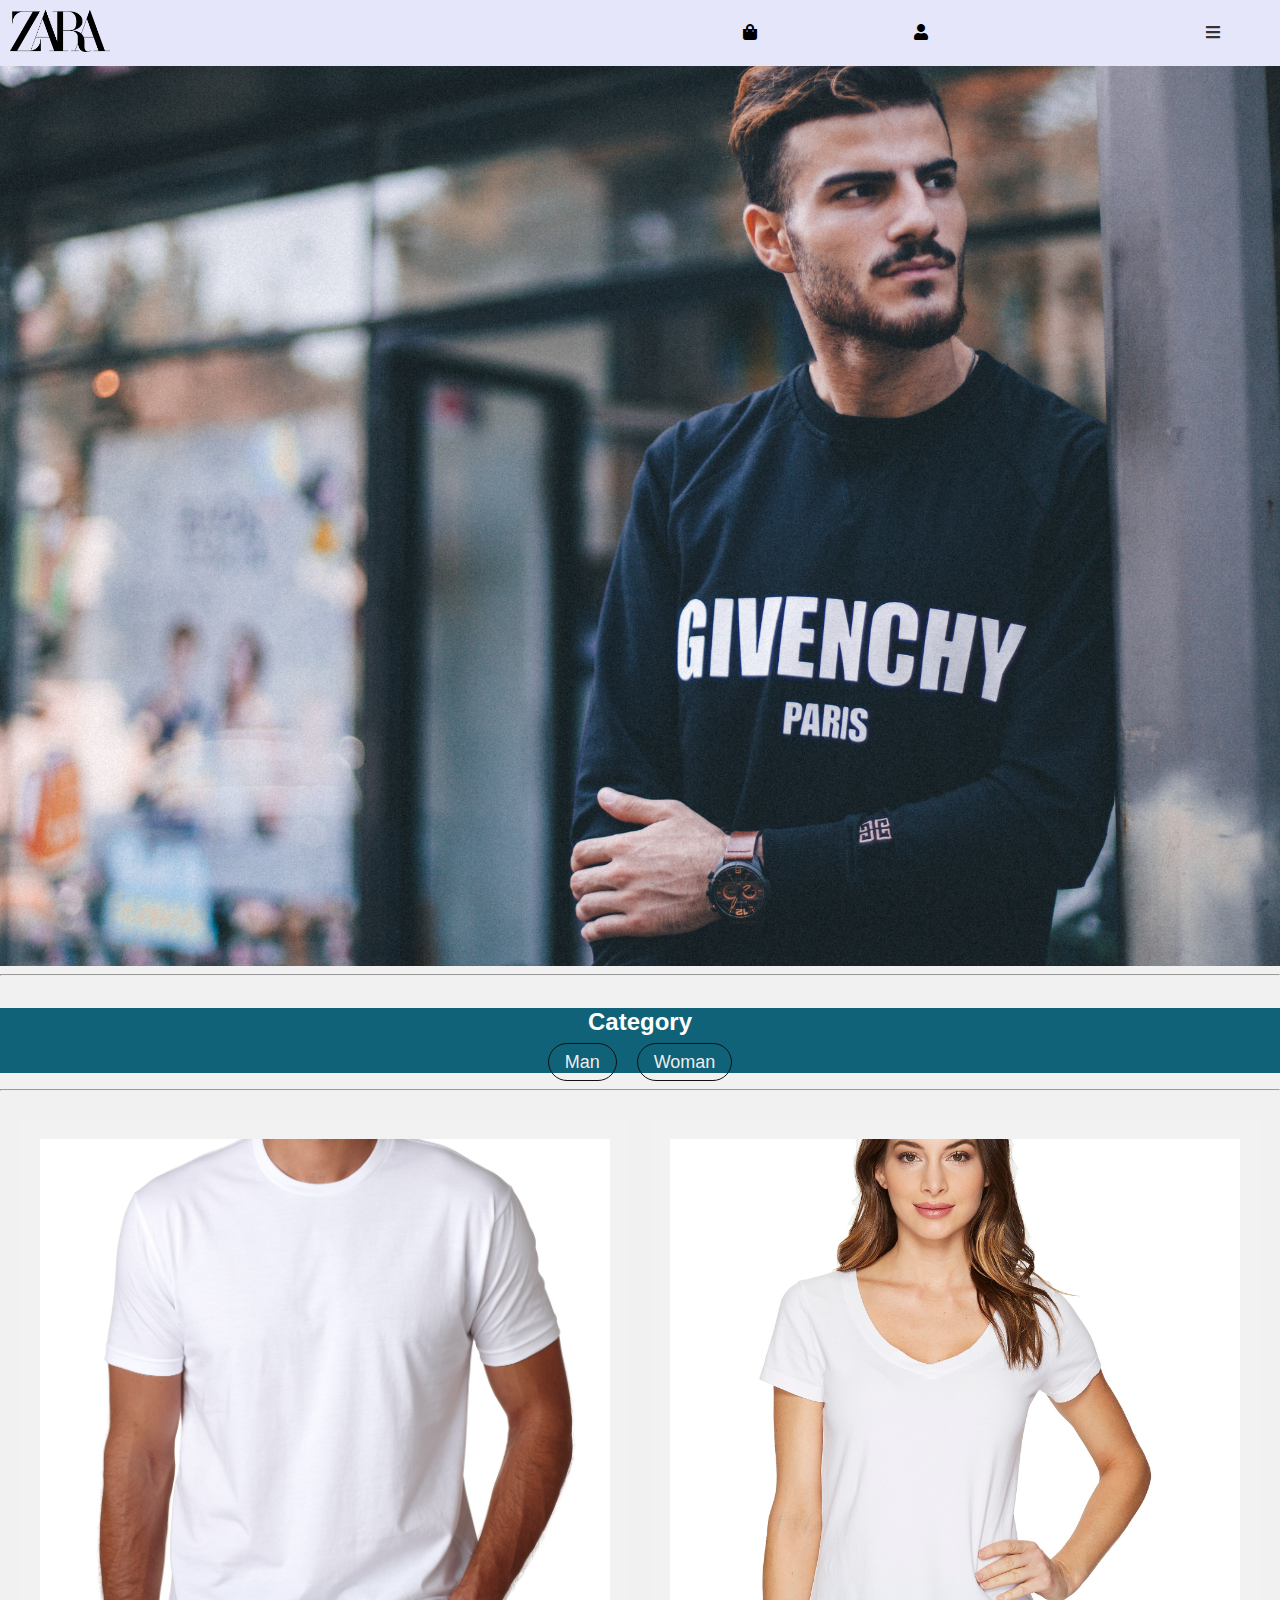
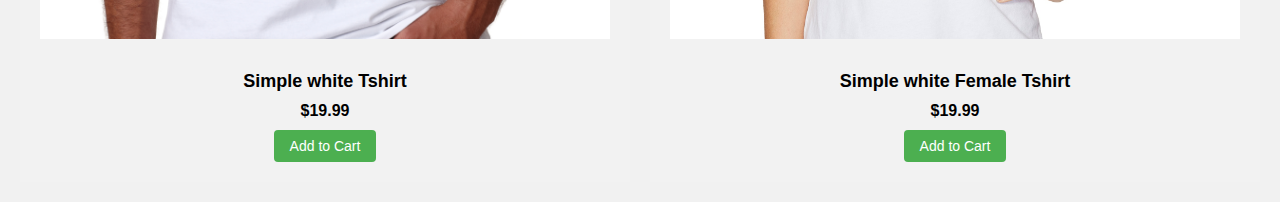
<file: Myne/index.html>
<!DOCTYPE html>
<html>
<head>
 
  
   
  <title>Mynecloths</title>
  <link rel="stylesheet" type="text/css" href="styles.css">
  <link rel="stylesheet" href="https://cdnjs.cloudflare.com/ajax/libs/font-awesome/5.15.3/css/all.min.css">
  <link rel="stylesheet" href="https://cdnjs.cloudflare.com/ajax/libs/font-awesome/5.15.3/css/all.min.css">
  <script src="https://code.jquery.com/jquery-3.6.0.min.js"></script>
 

</head>
<body>
  <header>
    <nav>
        <div class="navbar">
          <div class="logo">
            <img src="images/zaralogo.png" alt="Zara Logo">
          </div>
        

          <div class="cart-icon">
           <a href="#" class="bag"> <i class="fas fa-shopping-bag"></i></a>
          </div>
          
          <div class="icon-button" id="login-button">
            <i class="fas fa-user"></i>
          </div>
          
          <div class="popup" id="login-popup">
            <div class="popup-content">
              <h6>Unleash your fashion potential</h6>
              <div class="login-container">
                <h2>Login</h2>
                <form>
                  <input type="text" placeholder="Username" required>
                  <input type="password" placeholder="Password" required>
                  <button type="submit">Login</button>
                </form>
                <p>Don't have an account? <a href="signup.html">Sign up</a></p>
              </div>

              <button class="close-button" id="close-login-popup">
                <i class="fas fa-times"></i>
              </button>
            </div>
          </div>
            
          <div class="menu-container">
           <button="#" class="menu-button"> <i class="fas fa-bars"></i></button>
            <div class="menu-popup">
           <ul>
            <li><a href="#">Home</a></li>
            <li><a href="#">About</a></li>
            <li><a href="#">Products</a></li>
            <li><a href="#">Contact</a></li>
           </ul>
            </div>
        
          </div>
        </div>
      </nav>
    </header>


    <section class="slideshow">
      <div class="slideshow-container">
        <div class="slide">
          <img src="images/Product1.jpg" alt="Fashion Image">
        </div>
        <div class="slide">
          <img src="images/Product2.jpg" alt="Fashion Image">
        </div>
        <div class="slide">
          <img src="images/Product3.jpg" alt="Fashion Image">
        </div>
      </div>
    </section>
<hr>
<div class="category">
  <h4>Category</h4>
  <ul class="genderwise">
    <li><a href="#">Man</a></li>
    <li><a href="#">Woman</a></li>
 </ul>
</div>
<hr>
    <div class="product-section">
      <div class="product-grid">
        <div class="product-card">
          <img src="images/simple white tshirt.jpg" alt="Product 1">
          <h3 class="product-name">Simple white Tshirt</h3>
          <p class="product-price">$19.99</p>
          <div class="product-rating">
            <span class="star"></span>
            <span class="star"></span>
            <span class="star"></span>
            <span class="star"></span>
            <span class="star"></span>
          </div>
          <button class="add-to-cart">Add to Cart</button>
        </div>
        
        <div class="product-card">
          <img src="images/simple mom tshirt.jpg" alt="Product 2">
          <h3 class="product-name">Simple white Female Tshirt</h3>
          <p class="product-price">$19.99</p>
          <div class="product-rating">
            <span class="star"></span>
            <span class="star"></span>
            <span class="star"></span>
            <span class="star"></span>
            <span class="star"></span>
          </div>
          <button class="add-to-cart">Add to Cart</button>
        </div>
        
        <!-- Add more product cards as needed -->
      </div>
    </div>
    

    
    
    <script src="script.js"></script>  
</body>
</html>
</file>
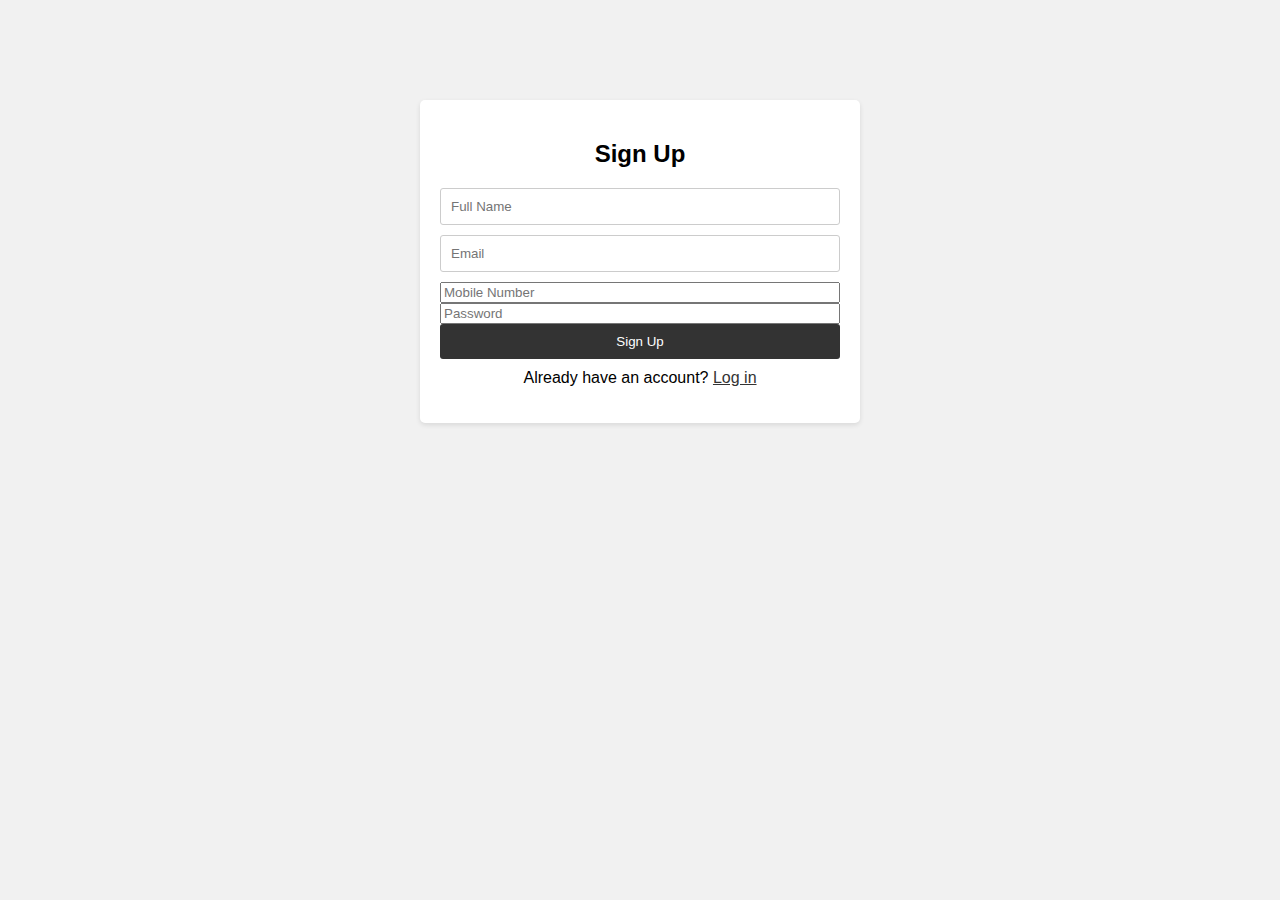
<file: Myne/signup.html>
<!DOCTYPE html>
<html>
<head>
  <title>Sign Up</title>
 
</head>
<style>
    body {
  background-color: #f1f1f1;
  font-family: Arial, sans-serif;
  margin: 0;
  padding: 0;
}

.signup-container {
  max-width: 400px;
  margin: 100px auto;
  background-color: #fff;
  padding: 20px;
  border-radius: 5px;
  box-shadow: 0 2px 5px rgba(0, 0, 0, 0.1);
}

h2 {
  text-align: center;
  margin-bottom: 20px;
}

form {
  display: flex;
  flex-direction: column;
}

input[type="text"],
input[type="email"]

 {
  padding: 10px;
  margin-bottom: 10px;
  border: 1px solid #ccc;
  border-radius: 3px;
  
}
input[type="password"]
input[type="tel"]{
  border: 1px solid rgb(107, 57, 57);
  border-radius: 15px;}
  

button {
  padding: 10px;
  background-color: #333;
  color: #fff;
  border: none;
  cursor: pointer;
  border-radius: 3px;
}

p {
  text-align: center;
  margin-top: 10px;
}

a {
  color: #333;
  text-decoration: underline;
}

</style>
<body>
  <div class="signup-container">
    <h2>Sign Up</h2>
    <form>
      <input type="text" placeholder="Full Name" required>
      <input type="email" placeholder="Email" required>
      <input type="tel" placeholder="Mobile Number" required>
      <input type="password" placeholder="Password" required>
      <button type="submit">Sign Up</button>
    </form>
    <p>Already have an account? <a href="index.html">Log in</a></p>
  </div>
</body>
</html>
</file>
<file: Myne/styles.css>
body {
  margin: 0;
  padding: 0;
}
.navbar {
    display: flex;
    justify-content: space-between;
    align-items: center;
    background-color: #e6e6fa;
   
    padding: 10px;
    display: flex;
    margin-top: 0;
    
   
  }
  .header{
    padding: 0px;
  }
  .logo img {
    width: 100px;
  }
  
  .nav-links li {
    display: inline-block;
    margin-right: 35px;
  }
  
  .nav-links li a {
    color: rgb(0, 0, 0);
    text-decoration: none;
    margin: 40px;
    
    
  }
  

  
  .bag {
    display: inline-block;
    margin-left: 15px;
    color: rgb(0, 0, 0);
    text-decoration: none;
    position: relative;
    left: 250px;}

    .menu-container {
      position: relative;
    }
    
    .menu-button {
      background: none;
      border: none;
      cursor: pointer;
      font-size: 16px;
      color: #333;
      position: relative;
      right: 50px;
    }
    
    .menu-popup {
      position: absolute;
      top: 100%;
      right: 0;
      background-color: #c9c9c9;
      border: 2px solid #ccc;
      padding: 20px;
      box-shadow: 0 2px 5px rgba(0, 0, 0, 0.1);
      transform: scaleY(0);
      transform-origin: top;
      transition: transform 0.3s ease-in-out;
      z-index: 999;
    }
    
    .menu-popup ul {
      list-style: none;
      margin: 0;
      padding: 0;
    }
    
    .menu-popup li {
      margin-bottom: 10px;
    }
    
    .menu-popup a {
      text-decoration: none;
      color: #333;
      position: relative;
      transition: transform 0.2s ease-in-out, color 0.2s ease-in-out;
    }
    
    .menu-popup.open {
      transform: scaleY(1);
    }
    
    .menu-container:hover .menu-popup {
      transform: scaleY(1);
    }
       
    
    a:hover {
      color: #ff0000; /* Update with your desired hover color */
      transform: scale(1.1);
    }
    
    
  
    
 

body, html {
  margin: 0;
  padding: 0;
  height: 100%;
}

.slideshow {
  position: relative;
  height: 100vh;
  overflow: hidden;
}

.slideshow-container {
  position: relative;
  height: 100%;
  display: flex;
  transition: transform 1s ease-in-out;
}

.slide {
  flex: 0 0 100%;
  height: 100%;
}

.slide img {
  width: 100%;
  height: 100%;
  object-fit: cover;
}

/* Optional: Add beautiful transition effects */
.slide {
  animation: fade 5s infinite;
}

@keyframes fade {
  0% {
    opacity: 0;
  }
  20% {
    opacity: 1;
  }
  80% {
    opacity: 1;
  }
  100% {
    opacity: 0;
  }
}

.category {
  text-align: center;
  margin-top: 10px;
  background-color: #0f6277;
}

.category h4 {
  font-size: 24px;
  font-weight: bold;
  margin-bottom: 10px;
  font-family: Verdana, Geneva, Tahoma, sans-serif;
  color: #fff;

}

.genderwise {
  list-style: none;
  padding: 0;
  display: flex;
  justify-content: center;
}

.genderwise li {
  margin: 0 10px;
}

.genderwise li a {
  text-decoration: none;
  color: rgb(238, 236, 236);
  font-size: 18px;
  padding: 8px 16px;
  border: 1px solid rgb(17, 17, 17);
  border-radius: 50px;
  transition: background-color 0.1s ease-in-out, color 0.1s ease-in-out;
}

.genderwise li a:hover {
  background-color: #333;
  color: #fff;
}


.product-section {
  padding: 20px;
}

.product-grid {
  display: grid;
  grid-template-columns: repeat(auto-fit, minmax(250px, 1fr));
  gap: 20px;
}

.product-card {
  background-color: #f2f2f2;
  padding: 20px;
  text-align: center;
}

.product-card img {
  width: 100%;
  max-height: 500px;
  object-fit: cover;
  margin-bottom: 10px;
}

.product-name {
  font-size: 18px;
  margin-bottom: 10px;
}

.product-price {
  font-size: 16px;
  font-weight: bold;
  margin-bottom: 10px;
}

.product-rating {
  color: gold;
  margin-bottom: 10px;
}

.add-to-cart {
  background-color: #4CAF50;
  color: white;
  padding: 8px 16px;
  border: none;
  border-radius: 4px;
  cursor: pointer;
  font-size: 14px;
}

.add-to-cart:hover {
  background-color: #00fc0d;
}

.icon-button {
  background: none;
  border: none;
  cursor: pointer;
  z-index: 1000;
  position: relative;
  left: 40px;
}

.popup {
  position: fixed;
  top: 0;
  left: 0;
  width: 100%;
  height: 100%;
  background-color: rgba(0, 0, 0, 0.5);
  display: none;
  align-items: center;
  justify-content: center;
  z-index: 2000;
  
}

.popup-content {
  background-color: #fff;
  
  border-radius: 5px;
  position: relative;
  z-index: 2500;
}

.close-button {
  margin-top: 5px;
  position: absolute; 
  top: 10px; 
  right: 10px; 
  
}

body {
  background-color: #f1f1f1;
  font-family: Arial, sans-serif;
  margin: 0;
  padding: 0;
}

.login-container {
  max-width: 400px;
  margin: 70px auto;
  background-color: #fff;
  padding: 20px;
  border-radius: 5px;
  box-shadow: 0 2px 5px rgba(0, 0, 0, 0.1);
}

h6 {
  text-align: center;
  margin-bottom: 20px;
  font-size: small;
  font-family: serif;
}

form {
  display: flex;
  flex-direction: column;
}

input[type="text"],
input[type="password"] {
  padding: 10px;
  margin-bottom: 10px;
  border: 1px solid #ccc;
  border-radius: 3px;
}

button {
  padding: 10px;
  background-color: #333;
  color: #fff;
  border: none;
  cursor: pointer;
  border-radius: 3px;
}

p {
  text-align: center;
  margin-top: 10px;
}

a {
  color: #333;
  text-decoration: underline;
}
</file>
